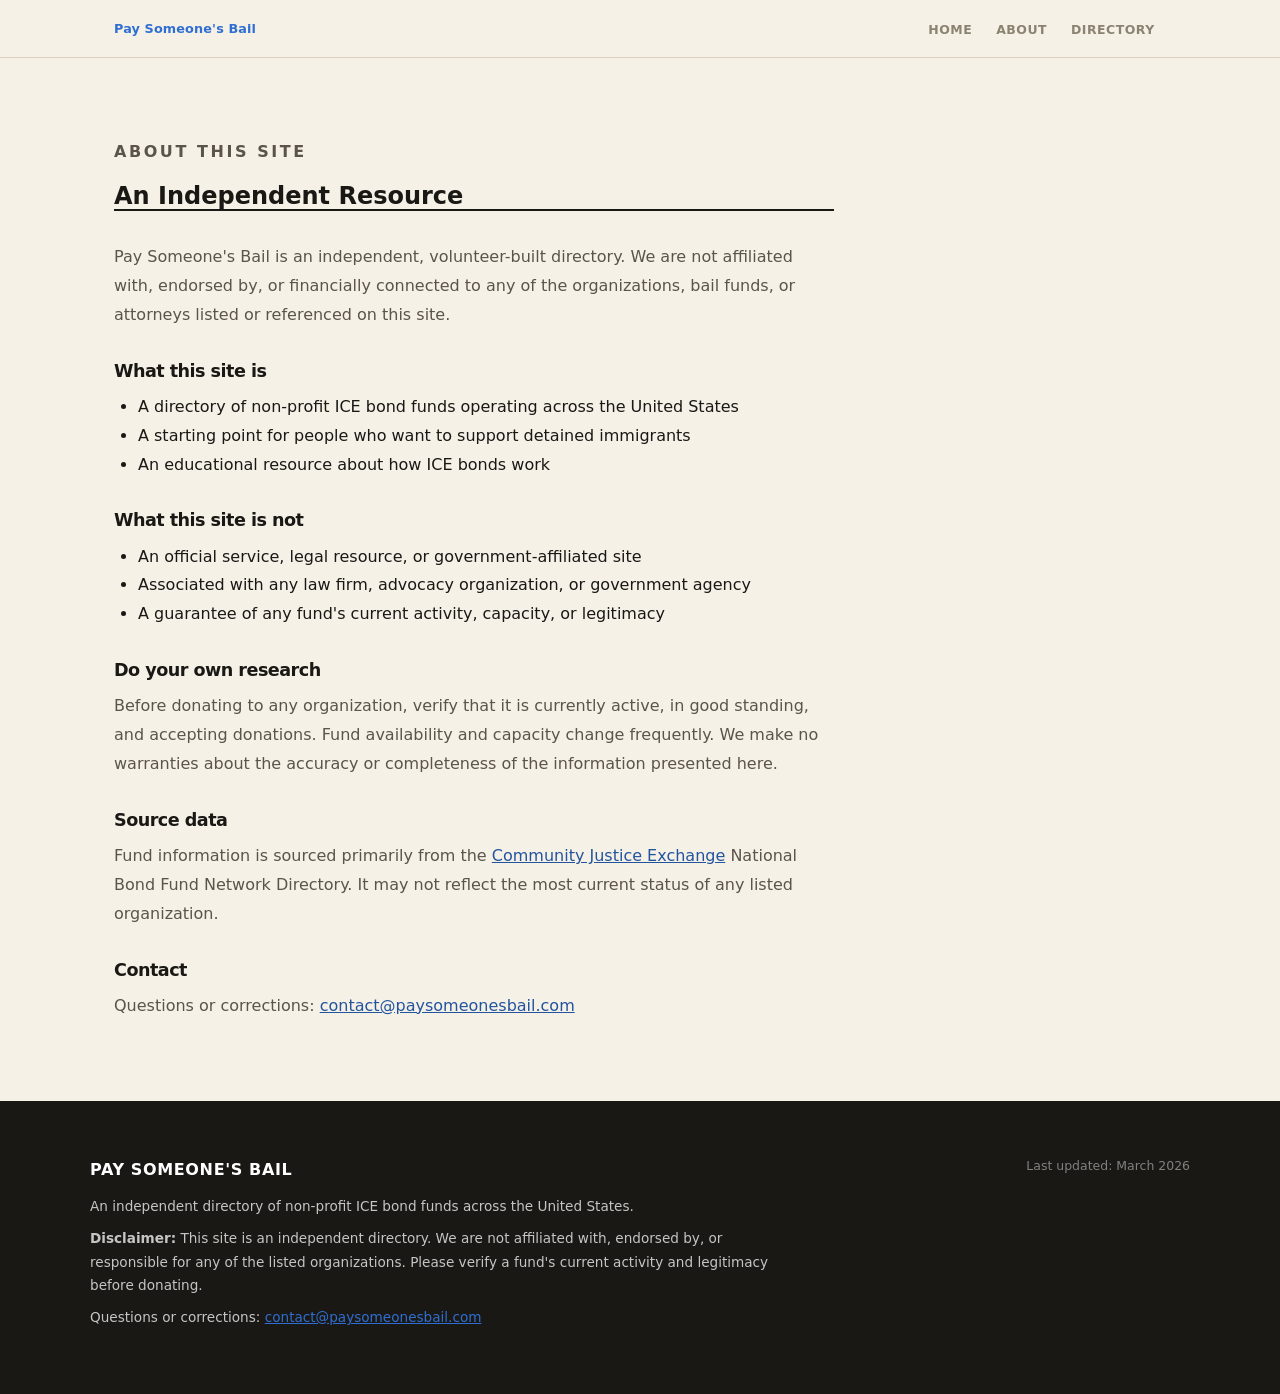
<file: about.html>
<!DOCTYPE html>
<html lang="en">
<head>
  <meta charset="UTF-8" />
  <meta name="viewport" content="width=device-width, initial-scale=1.0" />
  <meta name="description" content="About Pay Someone's Bail — an independent, unaffiliated directory of non-profit ICE bond funds across the United States." />
  <title>About — Pay Someone's Bail</title>
  <link rel="stylesheet" href="styles.css?v=3" />
</head>
<body>

  <a class="skip-link" href="#about">Skip to content</a>

  <nav class="site-nav" aria-label="Site navigation">
    <div class="nav-inner">
      <a href="index.html" class="nav-brand">Pay Someone's Bail</a>

      <button
        class="hamburger"
        aria-label="Toggle navigation menu"
        aria-expanded="false"
        aria-controls="nav-links"
      >
        <span></span>
        <span></span>
        <span></span>
      </button>

      <ul class="nav-links" id="nav-links" role="list">
        <li><a href="index.html">Home</a></li>
        <li><a href="about.html">About</a></li>
        <li><a href="directory.html">Directory</a></li>
      </ul>
    </div>
  </nav>

  <section class="section" id="about" aria-labelledby="about-heading">
    <div class="section-inner" style="max-width: 720px;">
      <p class="section-label">About this site</p>
      <h1 id="about-heading">An Independent Resource</h1>

      <div class="education-body" style="display: block;">
        <p>
          Pay Someone's Bail is an independent, volunteer-built directory. We are not affiliated with,
          endorsed by, or financially connected to any of the organizations, bail funds, or attorneys
          listed or referenced on this site.
        </p>

        <h2 style="margin-top: 2rem; margin-bottom: 0.75rem; font-size: 1.1rem;">What this site is</h2>
        <ul style="padding-left: 1.5rem; line-height: 1.8;">
          <li>A directory of non-profit ICE bond funds operating across the United States</li>
          <li>A starting point for people who want to support detained immigrants</li>
          <li>An educational resource about how ICE bonds work</li>
        </ul>

        <h2 style="margin-top: 2rem; margin-bottom: 0.75rem; font-size: 1.1rem;">What this site is not</h2>
        <ul style="padding-left: 1.5rem; line-height: 1.8;">
          <li>An official service, legal resource, or government-affiliated site</li>
          <li>Associated with any law firm, advocacy organization, or government agency</li>
          <li>A guarantee of any fund's current activity, capacity, or legitimacy</li>
        </ul>

        <h2 style="margin-top: 2rem; margin-bottom: 0.75rem; font-size: 1.1rem;">Do your own research</h2>
        <p>
          Before donating to any organization, verify that it is currently active, in good standing,
          and accepting donations. Fund availability and capacity change frequently. We make no warranties
          about the accuracy or completeness of the information presented here.
        </p>

        <h2 style="margin-top: 2rem; margin-bottom: 0.75rem; font-size: 1.1rem;">Source data</h2>
        <p>
          Fund information is sourced primarily from the
          <a href="https://www.communityjusticeexchange.org" target="_blank" rel="noopener noreferrer">Community Justice Exchange</a>
          National Bond Fund Network Directory. It may not reflect the most current status of any listed organization.
        </p>

        <h2 style="margin-top: 2rem; margin-bottom: 0.75rem; font-size: 1.1rem;">Contact</h2>
        <p>
          Questions or corrections: <a href="mailto:contact@paysomeonesbail.com">contact@paysomeonesbail.com</a>
        </p>
      </div>
    </div>
  </section>

  <footer class="site-footer">
    <div class="footer-inner">
      <div>
        <div class="footer-brand">Pay Someone's Bail</div>
        <p class="footer-text">
          An independent directory of non-profit ICE bond funds across the United States.
        </p>
        <p class="footer-text">
          <strong>Disclaimer:</strong> This site is an independent directory. We are not affiliated with,
          endorsed by, or responsible for any of the listed organizations. Please verify a fund's current
          activity and legitimacy before donating.
        </p>
        <p class="footer-text">
          Questions or corrections: <a href="mailto:contact@paysomeonesbail.com">contact@paysomeonesbail.com</a>
        </p>
      </div>
      <div class="footer-meta">
        <p>Last updated: March 2026</p>
      </div>
    </div>
  </footer>

  <button id="back-to-top" aria-label="Back to top" title="Back to top">&#8679;</button>

  <script src="script.js"></script>
</body>
</html>
</file>
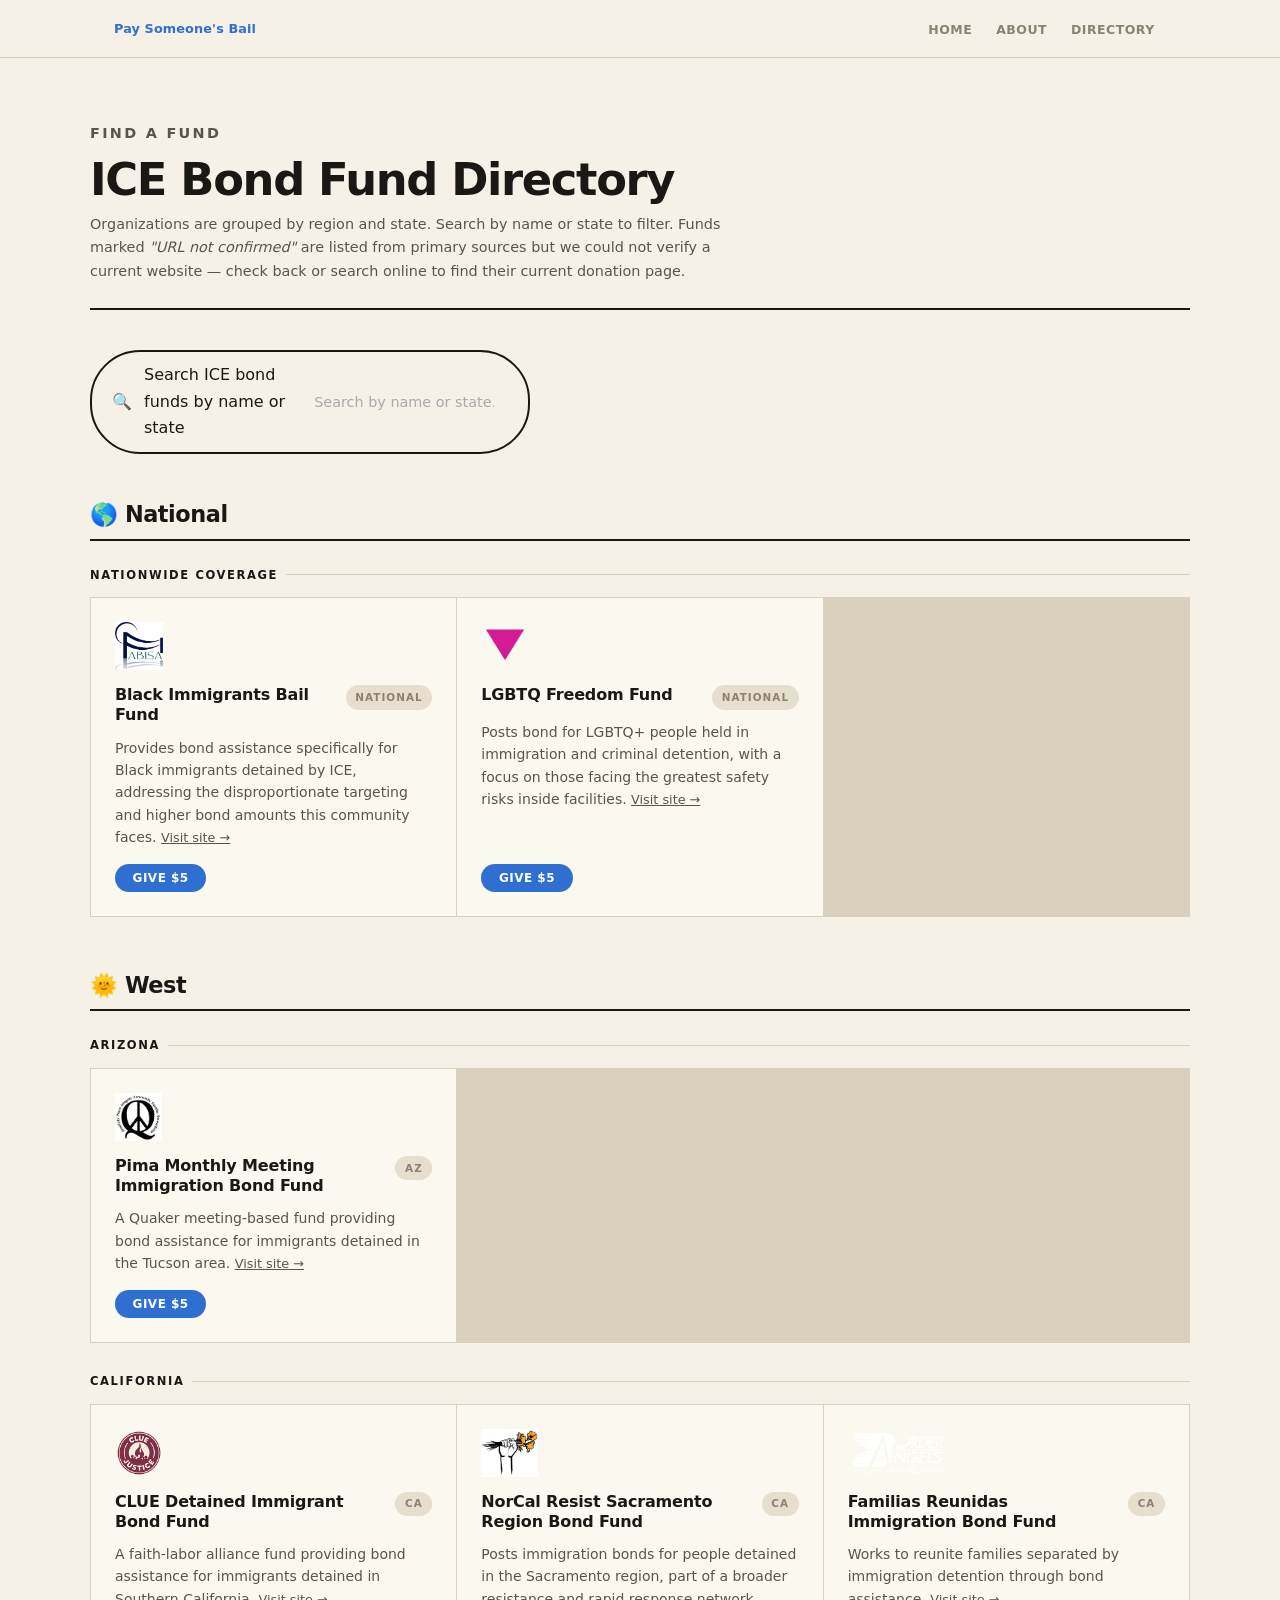
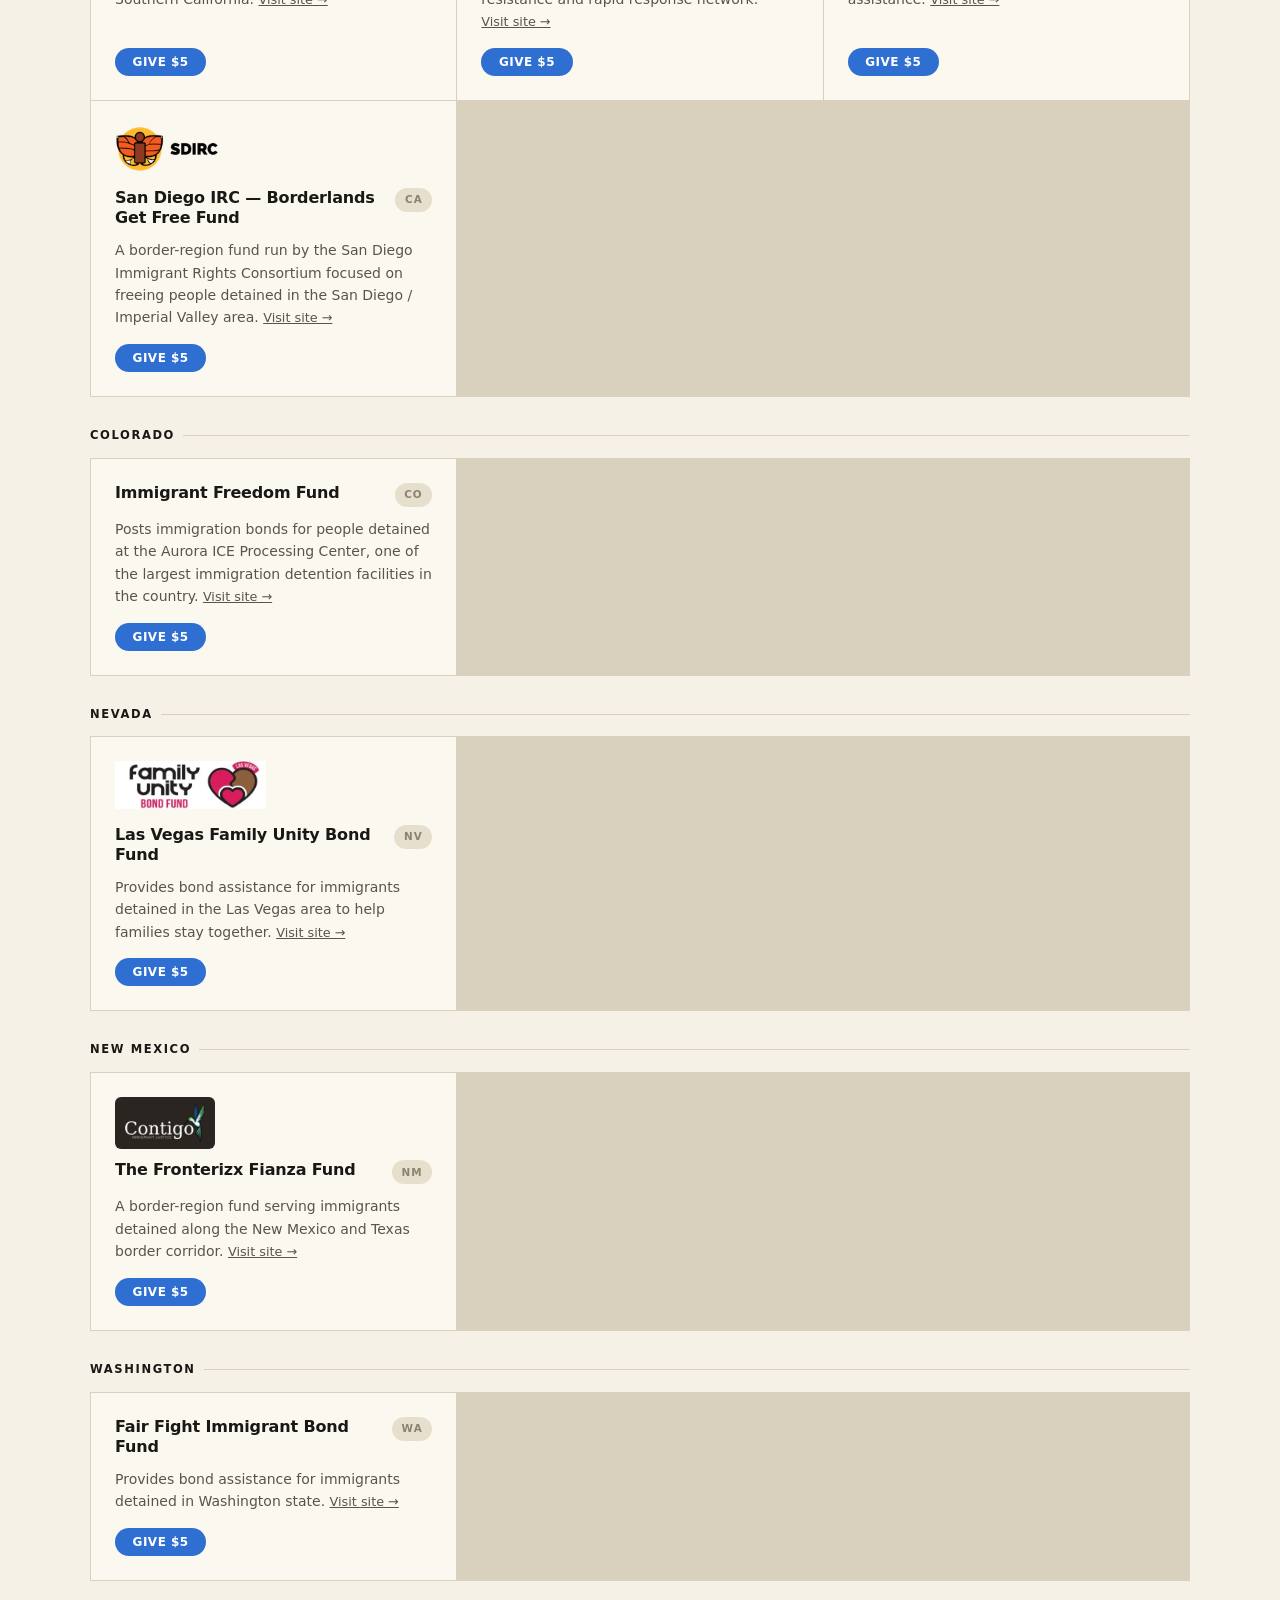
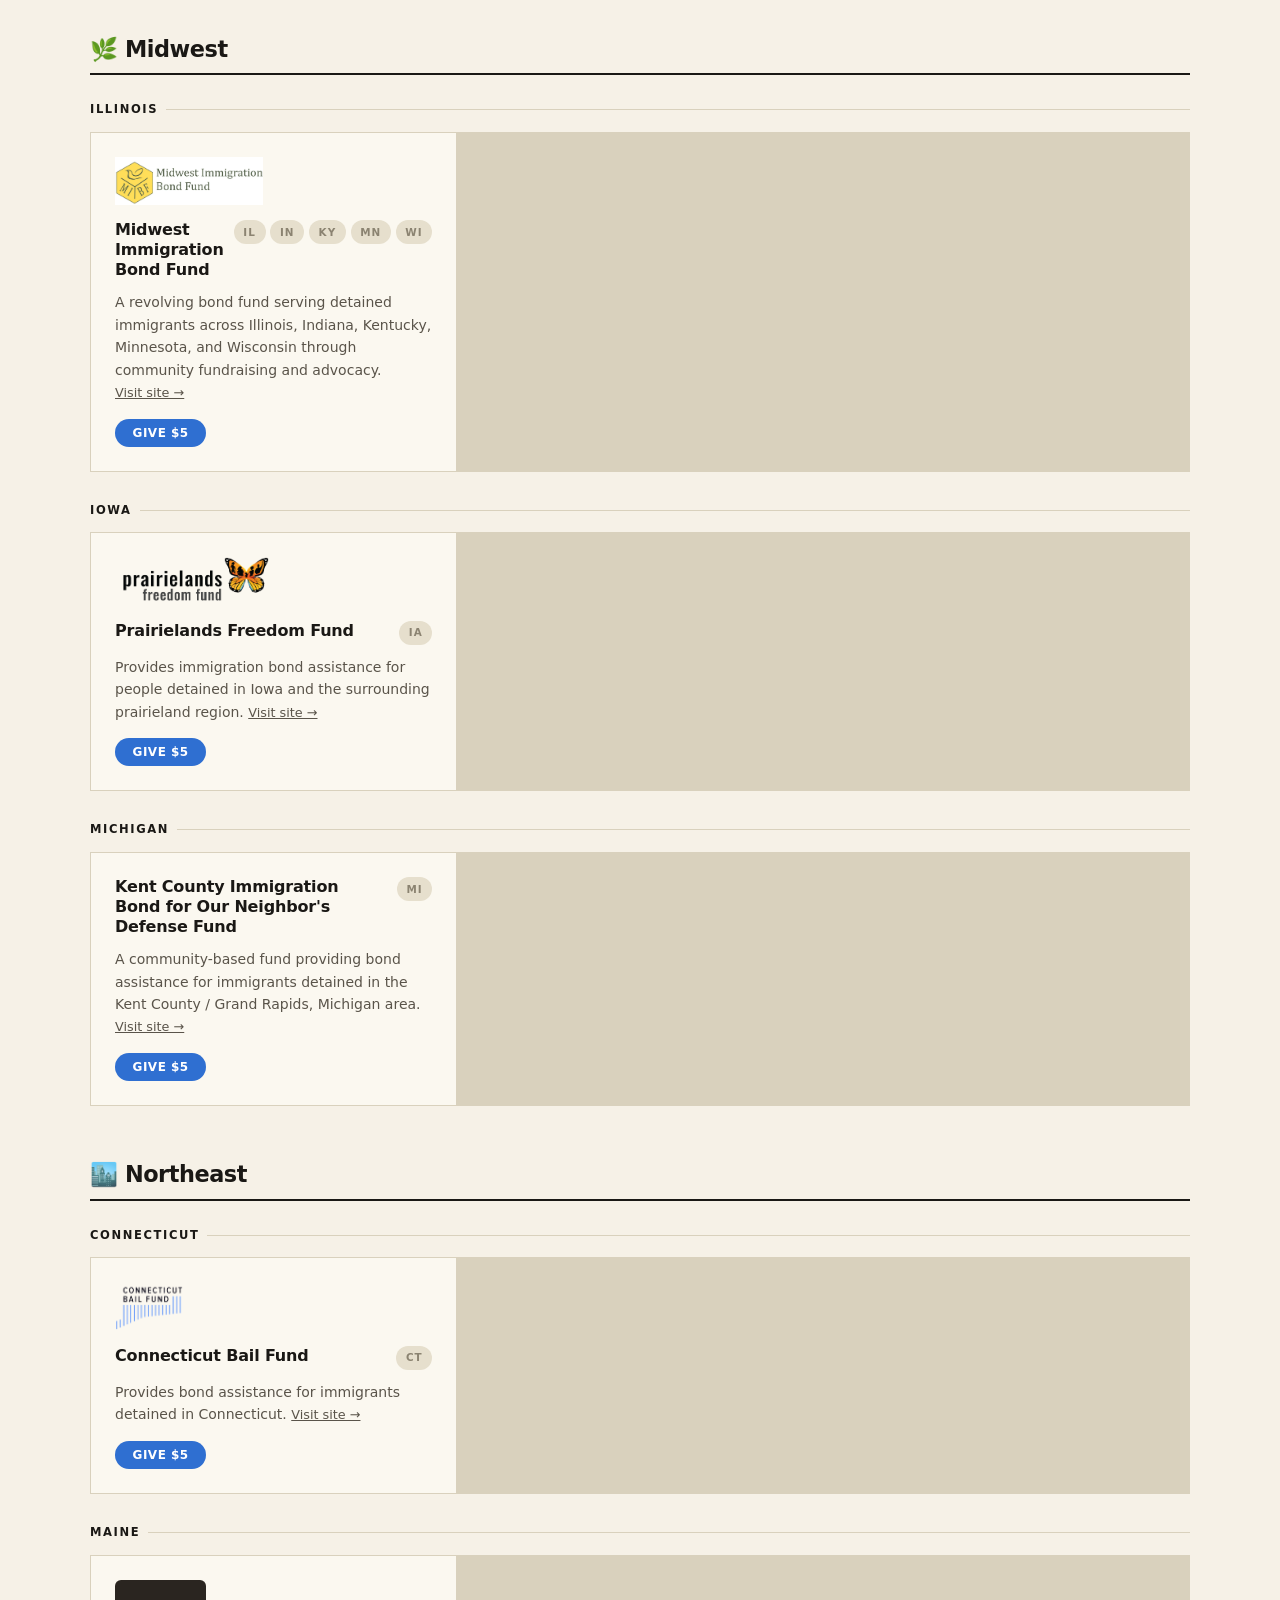
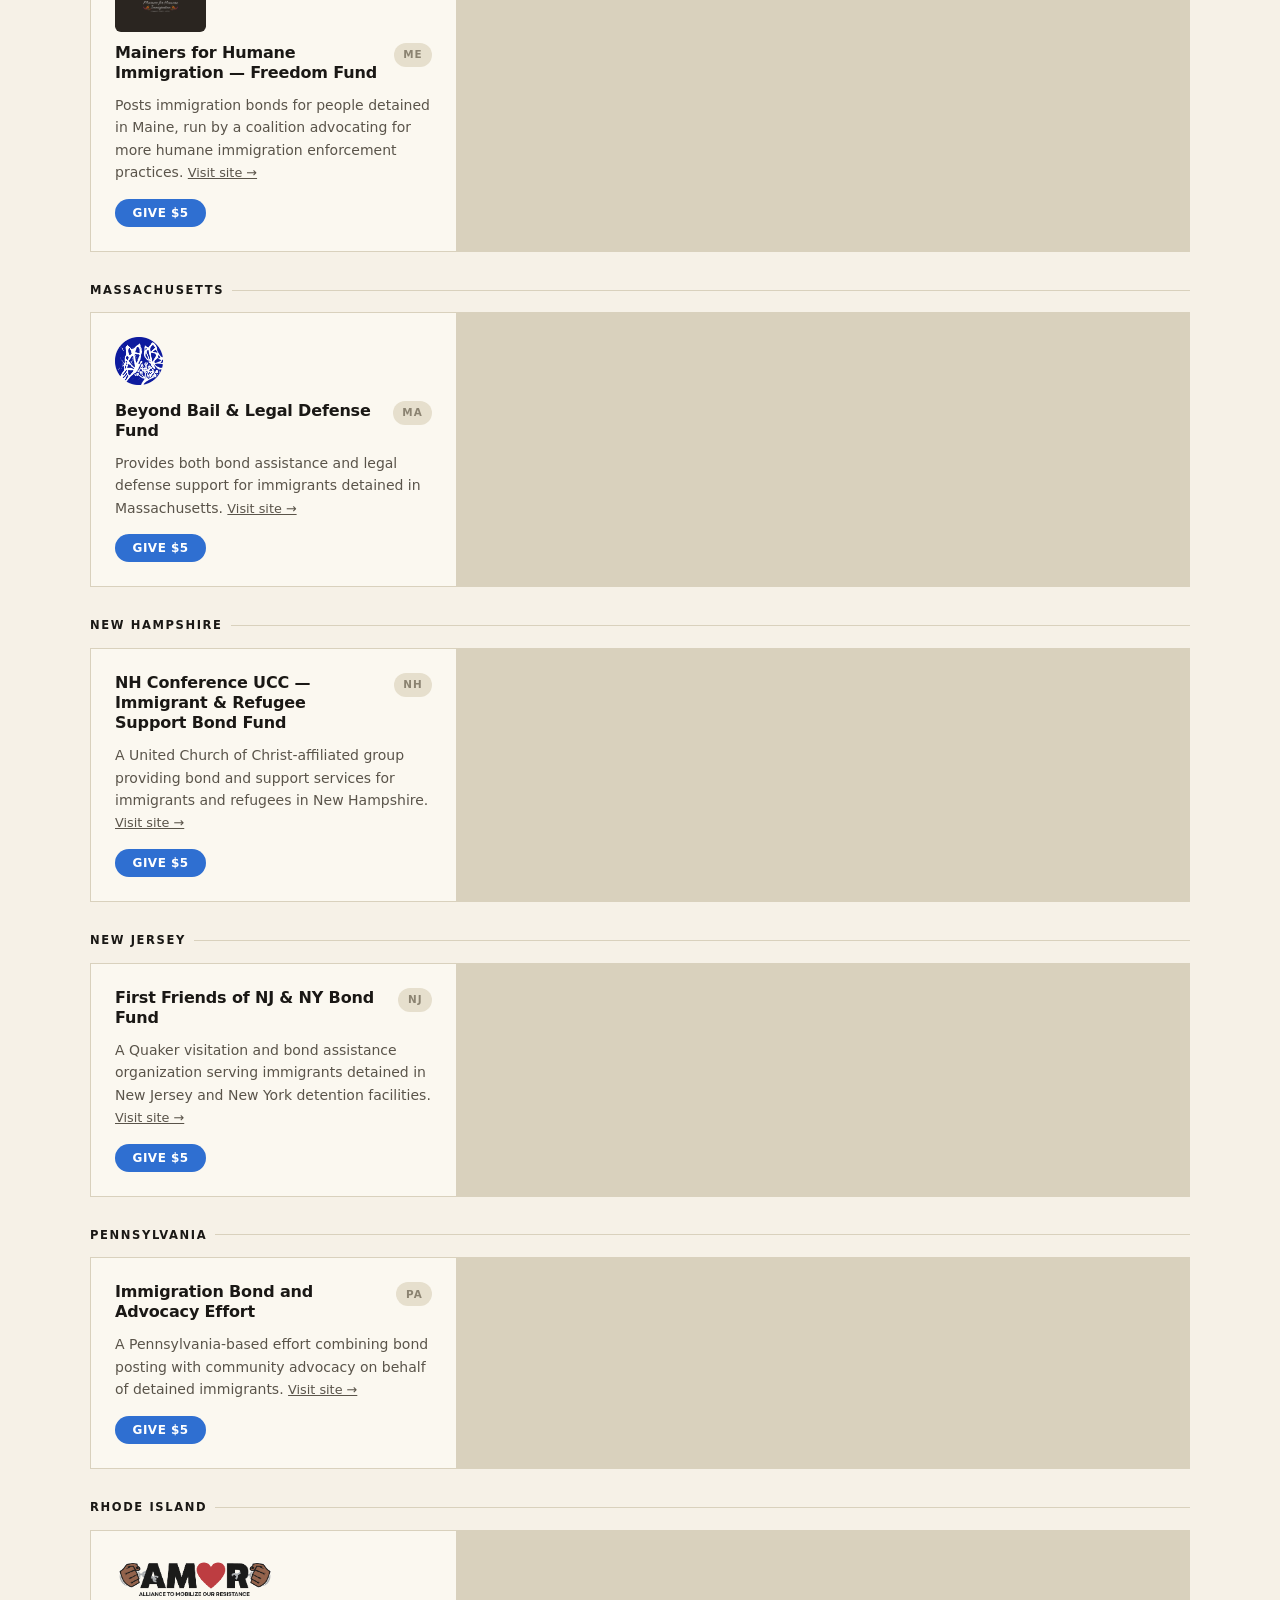
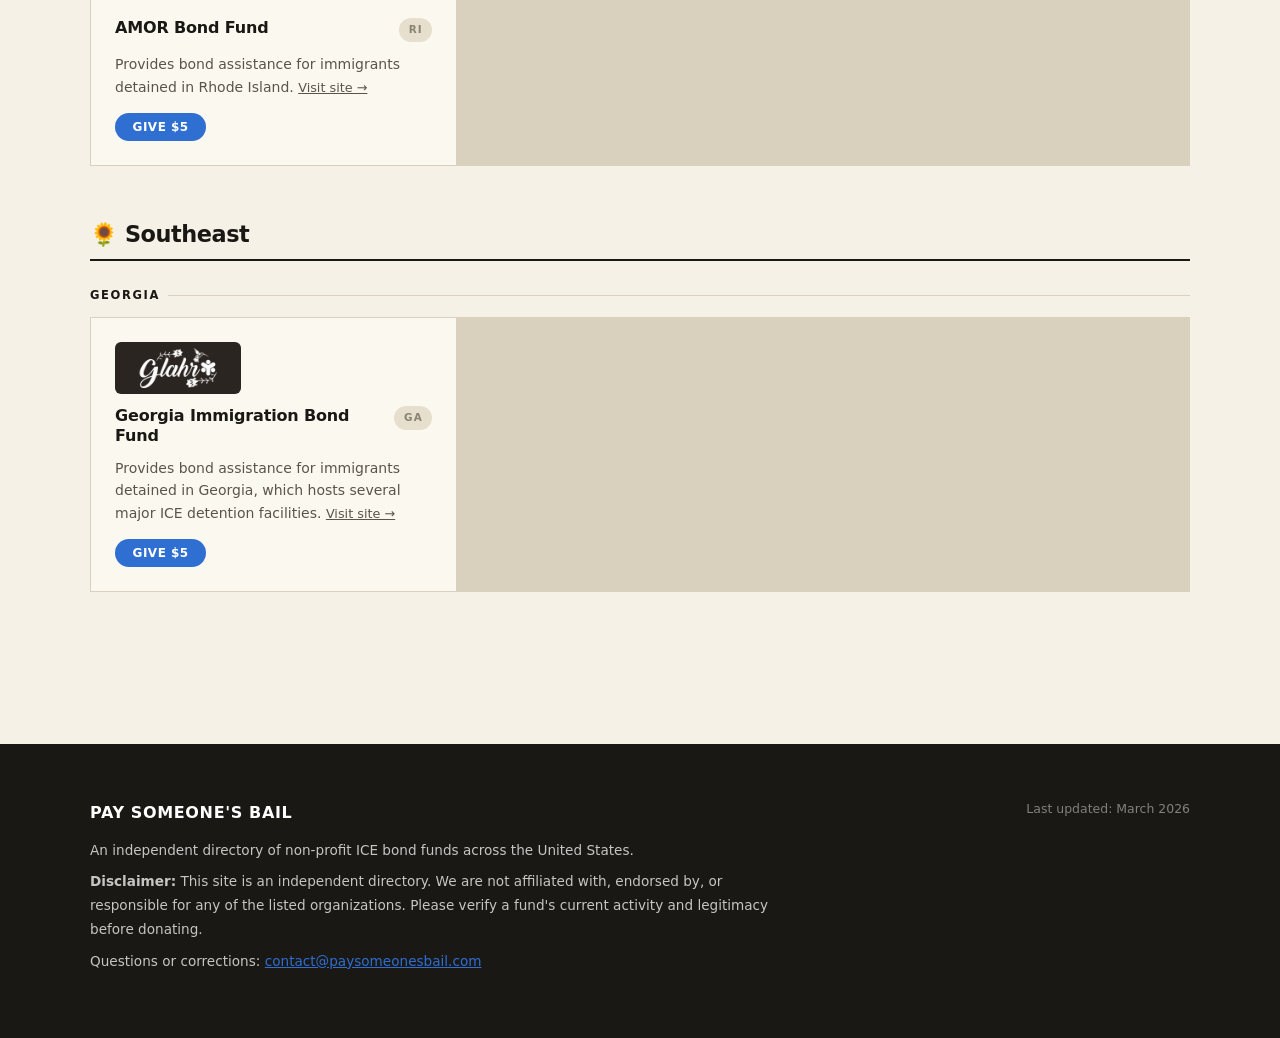
<file: directory.html>
<!DOCTYPE html>
<html lang="en">
<head>
  <meta charset="UTF-8" />
  <meta name="viewport" content="width=device-width, initial-scale=1.0" />
  <meta name="description" content="A searchable directory of non-profit ICE bond funds across the United States, organized by region and state." />
  <title>Directory — Pay Someone's Bail</title>
  <link rel="stylesheet" href="styles.css?v=3" />
</head>
<body>

  <a class="skip-link" href="#directory">Skip to directory</a>

  <nav class="site-nav" aria-label="Site navigation">
    <div class="nav-inner">
      <a href="index.html" class="nav-brand">Pay Someone's Bail</a>

      <button
        class="hamburger"
        aria-label="Toggle navigation menu"
        aria-expanded="false"
        aria-controls="nav-links"
      >
        <span></span>
        <span></span>
        <span></span>
      </button>

      <ul class="nav-links" id="nav-links" role="list">
        <li><a href="index.html">Home</a></li>
        <li><a href="about.html">About</a></li>
        <li><a href="directory.html">Directory</a></li>
      </ul>
    </div>
  </nav>

  <section id="directory" aria-labelledby="directory-heading">
    <div class="directory-inner">

      <div class="directory-header">
        <p class="section-label">Find a Fund</p>
        <h2 id="directory-heading">ICE Bond Fund Directory</h2>
        <p>
          Organizations are grouped by region and state. Search by name or state to filter.
          Funds marked <em>"URL not confirmed"</em> are listed from primary sources but we could not verify
          a current website — check back or search online to find their current donation page.
        </p>
      </div>

      <div class="search-wrap" role="search">
        <span class="search-icon" aria-hidden="true">&#128269;</span>
        <label for="search-input" class="sr-only">Search ICE bond funds by name or state</label>
        <input
          type="search"
          id="search-input"
          placeholder="Search by name or state…"
          autocomplete="off"
          spellcheck="false"
        />
        <button class="search-clear" id="search-clear" aria-label="Clear search" tabindex="-1">&times;</button>
      </div>

      <p id="no-results" role="status" aria-live="polite">
        No funds matched your search. Try a different name or state.
      </p>

      <div id="fund-directory-root"></div>

    </div>
  </section>

  <footer class="site-footer">
    <div class="footer-inner">
      <div>
        <div class="footer-brand">Pay Someone's Bail</div>
        <p class="footer-text">
          An independent directory of non-profit ICE bond funds across the United States.
        </p>
        <p class="footer-text">
          <strong>Disclaimer:</strong> This site is an independent directory. We are not affiliated with,
          endorsed by, or responsible for any of the listed organizations. Please verify a fund's current
          activity and legitimacy before donating.
        </p>
        <p class="footer-text">
          Questions or corrections: <a href="mailto:contact@paysomeonesbail.com">contact@paysomeonesbail.com</a>
        </p>
      </div>
      <div class="footer-meta">
        <p>Last updated: March 2026</p>
      </div>
    </div>
  </footer>

  <button id="back-to-top" aria-label="Back to top" title="Back to top">&#8679;</button>

  <script src="script.js"></script>
</body>
</html>
</file>
<file: styles.css>
/* ============================================================
   DESIGN TOKENS
   ============================================================ */
:root {
  --color-nav:        #1A1815;
  --color-accent:     #2F6FD1;
  --color-accent-dark:#22549E;
  --color-bg:         #F6F1E7;
  --color-bg-alt:     #EFE8D8;
  --color-bg-grid:    #F6F1E7;
  --color-card:       #FBF8F0;
  --color-text:       #1A1815;
  --color-text-muted: #5A544A;
  --color-tag-bg:     #1A1815;
  --color-tag-text:   #ffffff;
  --color-border:     #D9D1BD;

  --font-sans:  'Inter', system-ui, -apple-system, 'Segoe UI', sans-serif;

  --radius: 6px;
  --shadow: 0 1px 4px rgba(0,0,0,0.07), 0 2px 12px rgba(0,0,0,0.04);
  --shadow-hover: 0 4px 20px rgba(0,0,0,0.12);

  --nav-height: 58px;
  --max-width: 1100px;
}

/* ============================================================
   RESET & BASE
   ============================================================ */
*, *::before, *::after { box-sizing: border-box; margin: 0; padding: 0; }

html { scroll-behavior: smooth; font-size: 16px; }

body {
  font-family: var(--font-sans);
  background: var(--color-bg);
  color: var(--color-text);
  line-height: 1.65;
}

img { max-width: 100%; display: block; }

a {
  color: var(--color-accent-dark);
  text-decoration: underline;
}
a:hover { color: var(--color-nav); }

h1, h2, h3, h4 {
  font-family: var(--font-sans);
  line-height: 1.1;
  color: var(--color-text);
}

/* ============================================================
   SKIP LINK (ACCESSIBILITY)
   ============================================================ */
.skip-link {
  position: absolute;
  top: -100%;
  left: 1rem;
  background: var(--color-nav);
  color: #fff;
  padding: 0.5rem 1rem;
  border-radius: var(--radius);
  font-weight: 600;
  z-index: 9999;
  text-decoration: none;
}
.skip-link:focus { top: 1rem; }

/* ============================================================
   NAV
   ============================================================ */
.site-nav {
  position: sticky;
  top: 0;
  z-index: 100;
  background: #F6F1E7;
  height: var(--nav-height);
  display: flex;
  align-items: center;
  border-bottom: 1px solid #D9D1BD;
}

.nav-inner {
  max-width: var(--max-width);
  margin: 0 auto;
  padding: 0 1.5rem;
  width: 100%;
  display: flex;
  align-items: center;
  justify-content: space-between;
  gap: 1rem;
}

.nav-brand {
  color: var(--color-accent);
  font-family: var(--font-sans);
  font-size: 0.8rem;
  font-weight: 600;
  text-decoration: none;
  white-space: nowrap;
  flex-shrink: 0;
  letter-spacing: 0.01em;
  text-transform: none;
}
.nav-brand:hover { color: var(--color-accent); }

.nav-links {
  display: flex;
  list-style: none;
  gap: 0.1rem;
  flex-wrap: nowrap;
}

.nav-links a {
  color: #8B8371;
  text-decoration: none;
  font-size: 0.78rem;
  font-weight: 600;
  padding: 0.35rem 0.7rem;
  border-radius: 3px;
  transition: background 0.15s, color 0.15s;
  white-space: nowrap;
  text-transform: uppercase;
  letter-spacing: 0.04em;
}
.nav-links a:hover,
.nav-links a.active {
  background: rgba(47,111,209,0.1);
  color: var(--color-accent);
}

.hamburger {
  display: none;
  flex-direction: column;
  justify-content: center;
  align-items: center;
  gap: 5px;
  background: none;
  border: none;
  cursor: pointer;
  padding: 0.5rem;
  border-radius: 4px;
}
.hamburger span {
  display: block;
  width: 22px;
  height: 2px;
  background: #1A1815;
  border-radius: 2px;
  transition: transform 0.25s, opacity 0.25s;
}
.hamburger[aria-expanded="true"] span:nth-child(1) {
  transform: translateY(7px) rotate(45deg);
}
.hamburger[aria-expanded="true"] span:nth-child(2) {
  opacity: 0;
}
.hamburger[aria-expanded="true"] span:nth-child(3) {
  transform: translateY(-7px) rotate(-45deg);
}

/* ============================================================
   HERO
   ============================================================ */

.hero {
  background-color: #F6F1E7;
  color: var(--color-text);
  padding: 5.5rem 1.5rem 5rem;
  text-align: left;
  border-bottom: 1px solid var(--color-border);
}

/* ── Hero rotating headline ── */
.hero-headline {
  margin-bottom: 2rem;
  max-width: 860px;
}

.hero-line-lead {
  font-size: clamp(2.4rem, 5.5vw, 5rem);
  font-weight: 900;
  color: #1A1815;
  letter-spacing: -0.035em;
  line-height: 1.0;
}

.hero-place-wrap {
  line-height: 1.1;
  margin-top: 0.05em;
}

.hero-place {
  background: var(--color-accent);
  color: #fff;
  padding: 0 0.14em;
  border-radius: 4px;
  font-size: clamp(2.4rem, 5.5vw, 5rem);
  font-weight: 900;
  letter-spacing: -0.035em;
  display: inline;
  transition: opacity 0.25s, transform 0.25s;
}

.hero-line-too {
  font-size: clamp(2.4rem, 5.5vw, 5rem);
  font-weight: 900;
  color: #1A1815;
  letter-spacing: -0.035em;
  line-height: 1.1;
  margin-top: 0.2em;
}

.hero-too-accent {
  border-bottom: 4px solid var(--color-accent);
  padding-bottom: 2px;
}

.hero-inner {
  max-width: var(--max-width);
  margin: 0 auto;
}

.hero .intro {
  font-size: 1rem;
  color: var(--color-text-muted);
  max-width: 620px;
  margin-bottom: 2.5rem;
  line-height: 1.8;
}

.hero-cta {
  display: inline-block;
  background: var(--color-accent);
  color: #fff;
  font-weight: 800;
  font-size: 0.9rem;
  padding: 0.85rem 2.25rem;
  border-radius: 50px;
  text-decoration: none;
  transition: background 0.2s, transform 0.15s;
  text-transform: uppercase;
  letter-spacing: 0.06em;
}
.hero-cta:hover {
  background: var(--color-accent-dark);
  color: #fff;
  transform: translateY(-2px);
}

/* ============================================================
   SECTION LABEL (overline)
   ============================================================ */
.section-label {
  font-size: 0.7rem;
  font-weight: 800;
  letter-spacing: 0.16em;
  text-transform: uppercase;
  color: var(--color-accent);
  margin-bottom: 0.6rem;
  display: block;
}

/* ============================================================
   CONTENT SECTIONS
   ============================================================ */
.section {
  padding: 5rem 1.5rem;
  max-width: var(--max-width);
  margin: 0 auto;
}

.section-alt {
  background-color: #EFE8D8;
  background-image:
    linear-gradient(rgba(0,0,0,0.03) 1px, transparent 1px),
    linear-gradient(90deg, rgba(0,0,0,0.03) 1px, transparent 1px);
  background-size: 32px 32px;
  padding: 5rem 1.5rem;
  border-top: 1px solid var(--color-border);
  border-bottom: 1px solid var(--color-border);
}
.section-alt .section-inner {
  max-width: var(--max-width);
  margin: 0 auto;
}

.section h2 {
  font-size: clamp(1.8rem, 3.5vw, 2.8rem);
  margin-bottom: 1.75rem;
  color: #1A1815;
  font-weight: 900;
  letter-spacing: -0.03em;
}
.section-alt .section-inner h2 {
  font-size: clamp(1.8rem, 3.5vw, 2.8rem);
  margin-bottom: 1.75rem;
  color: #1A1815;
  font-weight: 900;
  letter-spacing: -0.03em;
}

.section p {
  font-size: 1rem;
  line-height: 1.8;
  color: var(--color-text-muted);
  max-width: 720px;
  margin-bottom: 1rem;
}
.section p:last-child { margin-bottom: 0; }

/* Education section two-column on desktop */
.education-body {
  display: grid;
  grid-template-columns: 1fr 1fr;
  gap: 3rem;
  border-top: 2px solid #1A1815;
  padding-top: 2rem;
}
.education-body p { max-width: none; }

/* ============================================================
   WHY DONATE — CARD GRID
   ============================================================ */
.why-grid {
  display: grid;
  grid-template-columns: repeat(3, 1fr);
  gap: 1px;
  margin-top: 2.5rem;
  border: 1px solid var(--color-border);
  background: var(--color-border);
}

.why-card {
  background: var(--color-card);
  padding: 2rem 1.5rem;
  text-align: left;
}

.why-icon {
  font-size: 1.5rem;
  margin-bottom: 1rem;
  line-height: 1;
}

.why-card h3 {
  font-size: 1rem;
  font-family: var(--font-sans);
  font-weight: 800;
  margin-bottom: 0.6rem;
  color: #1A1815;
  letter-spacing: -0.01em;
}

.why-card p {
  font-size: 0.88rem;
  color: var(--color-text-muted);
  line-height: 1.6;
  max-width: none;
  margin: 0;
}

@media (max-width: 900px) {
  .why-grid { grid-template-columns: 1fr; }
}

/* ============================================================
   DIRECTORY SECTION
   ============================================================ */
#directory {
  background: var(--color-bg);
  padding: 4rem 1.5rem 6rem;
}

.directory-inner {
  max-width: var(--max-width);
  margin: 0 auto;
}

.directory-header {
  margin-bottom: 2.5rem;
  border-bottom: 2px solid #1A1815;
  padding-bottom: 1.5rem;
}

.directory-header h2 {
  font-size: clamp(1.8rem, 3.5vw, 2.8rem);
  color: #1A1815;
  margin-bottom: 0.5rem;
  font-weight: 900;
  letter-spacing: -0.03em;
}

.directory-header p {
  color: var(--color-text-muted);
  font-size: 0.9rem;
  max-width: 640px;
}

/* Search */
.search-wrap {
  display: flex;
  align-items: center;
  gap: 0.75rem;
  background: var(--color-bg);
  border: 2px solid #1A1815;
  border-radius: 50px;
  padding: 0.65rem 1.25rem;
  max-width: 440px;
  margin-bottom: 3rem;
  transition: border-color 0.2s;
}
.search-wrap:focus-within { border-color: var(--color-accent); }

.search-icon {
  color: var(--color-text-muted);
  font-size: 1rem;
  flex-shrink: 0;
}

#search-input {
  border: none;
  outline: none;
  background: transparent;
  font-size: 0.9rem;
  color: var(--color-text);
  width: 100%;
  font-family: var(--font-sans);
  font-weight: 500;
}
#search-input::placeholder { color: #aaa; }

.search-clear {
  background: none;
  border: none;
  cursor: pointer;
  color: var(--color-text-muted);
  font-size: 1rem;
  padding: 0;
  display: none;
  line-height: 1;
}
.search-clear:hover { color: var(--color-nav); }

/* No results */
#no-results {
  display: none;
  text-align: center;
  padding: 3rem 1rem;
  color: var(--color-text-muted);
  font-size: 1rem;
}

/* Region sections */
.region-section {
  margin-bottom: 3.5rem;
}

.region-header {
  display: flex;
  align-items: center;
  justify-content: space-between;
  gap: 1rem;
  border-bottom: 2px solid #1A1815;
  padding-bottom: 0.75rem;
  margin-bottom: 1.75rem;
  cursor: pointer;
}

.region-header h2 {
  font-size: 1.4rem;
  color: #1A1815;
  font-weight: 900;
  letter-spacing: -0.02em;
}

.region-toggle {
  background: #1A1815;
  border: none;
  border-radius: 50%;
  width: 30px;
  height: 30px;
  display: none;
  align-items: center;
  justify-content: center;
  cursor: pointer;
  font-size: 0.75rem;
  color: #fff;
  flex-shrink: 0;
  transition: transform 0.2s;
}
.region-toggle[aria-expanded="false"] {
  transform: rotate(-90deg);
}

.region-body { /* always visible on desktop */ }

/* State subgroups */
.state-group {
  margin-bottom: 2rem;
}

.state-group h3 {
  font-size: 0.72rem;
  font-family: var(--font-sans);
  font-weight: 800;
  letter-spacing: 0.14em;
  text-transform: uppercase;
  color: #1A1815;
  margin-bottom: 1rem;
  padding-left: 0;
  display: flex;
  align-items: center;
  gap: 0.5rem;
}
.state-group h3::after {
  content: '';
  flex: 1;
  height: 1px;
  background: var(--color-border);
}

/* Fund cards grid */
.fund-grid {
  display: grid;
  grid-template-columns: repeat(auto-fill, minmax(280px, 1fr));
  gap: 1px;
  background: var(--color-border);
  border: 1px solid var(--color-border);
}

/* Fund card */
.fund-card {
  background: var(--color-card);
  padding: 1.5rem;
  display: flex;
  flex-direction: column;
  gap: 0.7rem;
  transition: background 0.15s;
}
.fund-card:hover {
  background: #EFE8D8;
}

.fund-card[data-url-status="unconfirmed"] {
  background: #F0EBD8;
}

.fund-name {
  font-size: 1rem;
  font-weight: 800;
  color: #1A1815;
  line-height: 1.25;
  font-family: var(--font-sans);
  letter-spacing: -0.01em;
  flex: 1;
  min-width: 0;
}

.fund-card-header {
  display: flex;
  justify-content: space-between;
  align-items: flex-start;
  gap: 0.75rem;
}

.fund-tags {
  display: flex;
  flex-wrap: wrap;
  gap: 0.3rem;
  justify-content: flex-end;
  flex-shrink: 0;
}

.fund-tag {
  display: inline-block;
  background: #E6DFCD;
  color: #8B8371;
  font-size: 0.65rem;
  font-weight: 800;
  letter-spacing: 0.1em;
  text-transform: uppercase;
  padding: 0.22rem 0.6rem;
  border-radius: 50px;
  width: fit-content;
}

.fund-desc-link {
  color: var(--color-text-muted);
  font-size: 0.8rem;
  white-space: nowrap;
}
.fund-desc-link:hover {
  color: #1A1815;
}

.fund-desc {
  font-size: 0.875rem;
  color: var(--color-text-muted);
  line-height: 1.6;
  flex: 1;
}

.fund-notice {
  font-size: 0.78rem;
  color: #999;
  font-style: italic;
}

.fund-actions {
  display: flex;
  flex-wrap: wrap;
  gap: 0.5rem;
  margin-top: 0.25rem;
}

.btn {
  display: inline-block;
  font-size: 0.75rem;
  font-weight: 800;
  padding: 0.5rem 1.1rem;
  border-radius: 50px;
  text-decoration: none;
  transition: background 0.15s, transform 0.1s;
  cursor: pointer;
  border: none;
  line-height: 1;
  letter-spacing: 0.04em;
  text-transform: uppercase;
}
.btn:hover { transform: translateY(-1px); }

.btn-donate {
  background: var(--color-accent);
  color: #fff;
}
.btn-donate:hover { background: var(--color-accent-dark); color: #fff; }


.btn-search {
  background: #EFE8D8;
  color: #5A544A;
  border: 1px solid var(--color-border);
  font-weight: 700;
}
.btn-search:hover { background: #E6DFCD; color: #1A1815; }

/* ============================================================
   FOOTER
   ============================================================ */
.site-footer {
  background: #1A1815;
  color: rgba(255,255,255,0.75);
  padding: 3.5rem 1.5rem;
  margin-top: 0;
}

.footer-inner {
  max-width: var(--max-width);
  margin: 0 auto;
  display: grid;
  grid-template-columns: 2fr 1fr;
  gap: 2rem;
}

.footer-brand {
  font-family: var(--font-sans);
  font-size: 1rem;
  color: #fff;
  margin-bottom: 0.75rem;
  font-weight: 900;
  text-transform: uppercase;
  letter-spacing: 0.04em;
}

.footer-text {
  font-size: 0.85rem;
  line-height: 1.75;
  margin-bottom: 0.5rem;
}
.footer-text a {
  color: var(--color-accent);
}
.footer-text a:hover { color: #fff; }

.footer-meta {
  font-size: 0.78rem;
  text-align: right;
}
.footer-meta p { margin-bottom: 0.4rem; line-height: 1.5; color: rgba(255,255,255,0.45); }
.footer-meta a { color: rgba(255,255,255,0.6); }
.footer-meta a:hover { color: #fff; }

/* ============================================================
   BACK TO TOP
   ============================================================ */
#back-to-top {
  position: fixed;
  bottom: 2rem;
  right: 1.5rem;
  background: #1A1815;
  color: #fff;
  border: none;
  border-radius: 50%;
  width: 44px;
  height: 44px;
  font-size: 1.1rem;
  cursor: pointer;
  box-shadow: 0 4px 16px rgba(0,0,0,0.3);
  display: flex;
  align-items: center;
  justify-content: center;
  opacity: 0;
  pointer-events: none;
  transition: opacity 0.25s, transform 0.2s, background 0.15s;
  z-index: 50;
}
#back-to-top.visible {
  opacity: 1;
  pointer-events: auto;
}
#back-to-top:hover {
  background: var(--color-accent);
  transform: translateY(-3px);
}

/* ============================================================
   RESPONSIVE — TABLET
   ============================================================ */
@media (max-width: 900px) {
  .education-body {
    grid-template-columns: 1fr;
    gap: 1.5rem;
  }
  .footer-inner {
    grid-template-columns: 1fr;
  }
  .footer-meta { text-align: left; }
}

/* ============================================================
   RESPONSIVE — MOBILE
   ============================================================ */
@media (max-width: 640px) {
  /* Nav */
  .hamburger { display: flex; }

  .nav-links {
    display: none;
    position: absolute;
    top: var(--nav-height);
    left: 0;
    right: 0;
    background: #F6F1E7;
    flex-direction: column;
    padding: 0.75rem 1rem 1rem;
    gap: 0.1rem;
    box-shadow: 0 4px 12px rgba(0,0,0,0.15);
    border-bottom: 1px solid #D9D1BD;
  }
  .nav-links.open { display: flex; }
  .nav-links a {
    font-size: 0.85rem;
    padding: 0.65rem 0.75rem;
  }

  .site-nav { position: sticky; }

  /* Hero */
  .hero { padding: 3.5rem 1.25rem 3rem; text-align: left; }

  /* Sections */
  .section { padding: 3rem 1.25rem; }
  .section-alt { padding: 3rem 1.25rem; }
  #directory { padding: 2.5rem 1.25rem 3.5rem; }

  /* Region toggle visible */
  .region-toggle { display: flex; }
  .region-body.collapsed { display: none; }

  /* Fund grid single col on narrow */
  .fund-grid { grid-template-columns: 1fr; }

  /* Footer */
  .site-footer { padding: 2.5rem 1.25rem; }
}


/* ============================================================
   HIDDEN (search filter utility)
   ============================================================ */
.hidden { display: none !important; }

/* ============================================================
   FINDER — Quick Match
   ============================================================ */
#finder {
  background-color: #EFE8D8;
  padding: 5rem 1.5rem;
  border-top: 1px solid var(--color-border);
  border-bottom: 1px solid var(--color-border);
  text-align: center;
}
.qm-inner { max-width: var(--max-width); margin: 0 auto; }

.qm-heading {
  font-size: clamp(1.8rem, 3.5vw, 2.8rem);
  font-weight: 900; letter-spacing: -0.03em;
  color: #1A1815; margin-bottom: 2rem; line-height: 1.1;
}
.qm-heading .qm-accent { color: var(--color-accent); }

.qm-actions {
  display: flex; gap: 1rem; flex-wrap: wrap;
  justify-content: center; margin-bottom: 0;
}
.qm-btn {
  display: inline-flex; align-items: center; gap: 0.5rem;
  font-family: var(--font-sans); font-weight: 800;
  font-size: 0.88rem; letter-spacing: 0.04em; text-transform: uppercase;
  border-radius: 50px; cursor: pointer;
  transition: background 0.15s, color 0.15s, transform 0.12s;
  min-height: 52px; padding: 0 2rem;
  border: 2px solid transparent;
}
.qm-btn:hover { transform: translateY(-2px); }
.qm-btn--primary {
  background: var(--color-accent); color: #fff; border-color: var(--color-accent);
}
.qm-btn--primary:hover { background: var(--color-accent-dark); border-color: var(--color-accent-dark); }
.qm-btn--secondary {
  background: transparent; color: #1A1815; border-color: #1A1815;
}
.qm-btn--secondary:hover { background: #1A1815; color: #fff; }

.qm-result-wrap { margin-top: 2.5rem; display: none; }
.qm-result-wrap.visible { display: block; }

.qm-card {
  background: #FBF8F0; border: 2px solid #1A1815;
  border-radius: var(--radius); padding: 1.75rem;
  display: flex; flex-direction: column; gap: 0.75rem;
  max-width: 520px; margin: 0 auto; text-align: left;
  box-shadow: var(--shadow);
}
.qm-fund-name { font-size: 1rem; font-weight: 800; color: #1A1815; line-height: 1.25; letter-spacing: -0.01em; flex: 1; min-width: 0; }
.qm-fund-tag {
  display: inline-block; background: #1A1815; color: #fff;
  font-size: 0.65rem; font-weight: 800; letter-spacing: 0.1em;
  text-transform: uppercase; padding: 0.22rem 0.6rem;
  border-radius: 50px; width: fit-content;
}
.qm-fund-desc { font-size: 0.875rem; color: var(--color-text-muted); line-height: 1.6; }
.qm-fund-actions { display: flex; flex-wrap: wrap; gap: 0.5rem; margin-top: 0.25rem; }

.qm-pick-another-wrap { margin-top: 1.1rem; }
.qm-pick-another-btn {
  background: none; border: none; cursor: pointer;
  font-family: var(--font-sans); font-size: 0.82rem; font-weight: 700;
  color: var(--color-text-muted); letter-spacing: 0.02em;
  text-decoration: underline; padding: 0;
  transition: color 0.15s;
}
.qm-pick-another-btn:hover { color: #1A1815; }

.qm-context-note {
  font-size: 0.82rem; color: var(--color-text-muted); line-height: 1.6;
  margin-bottom: 1.25rem; max-width: 520px; margin-left: auto; margin-right: auto;
  text-align: left;
  background: #EBE4D4; border-left: 3px solid var(--color-accent);
  padding: 0.75rem 1rem; border-radius: 0 var(--radius) var(--radius) 0;
}

/* ============================================================
   RECENT ICE ACTIVITY SECTION
   ============================================================ */
#ice-activity {
  background: var(--color-bg);
  padding: 5rem 1.5rem 5.5rem;
  border-top: 1px solid var(--color-border);
  border-bottom: 1px solid var(--color-border);
}

.ice-activity-inner {
  max-width: var(--max-width);
  margin: 0 auto;
}

.ice-activity-inner h2 {
  font-size: clamp(1.8rem, 3.5vw, 2.8rem);
  font-weight: 900;
  letter-spacing: -0.03em;
  color: #1A1815;
  margin-bottom: 0.4rem;
  line-height: 1.1;
}

.ice-activity-intro {
  font-size: 0.95rem;
  color: var(--color-text-muted);
  margin-bottom: 3.5rem;
}

.ice-activity-list {
  display: flex;
  flex-direction: column;
  gap: 4rem;
}

/* Each paired row */
.ice-pair {
  display: grid;
  grid-template-columns: 1fr 56px 1fr;
  gap: 0;
  align-items: start;
  position: relative;
}

/* ── News clipping card ── */
.ice-news-card {
  background: #F2ECDB;
  padding: 2rem 2rem 1.75rem;
  position: relative;
  transform: rotate(-1.1deg);
  transform-origin: top left;
  filter: drop-shadow(0 2px 1px rgba(0,0,0,0.06))
          drop-shadow(0 18px 30px rgba(0,0,0,0.16));
  background-image:
    radial-gradient(rgba(0,0,0,0.045) 1px, transparent 1px),
    linear-gradient(180deg, rgba(255,255,255,0.32), transparent 30%),
    repeating-linear-gradient(0deg, rgba(0,0,0,0.012) 0 1px, transparent 1px 3px);
  background-size: 4px 4px, auto, auto;
  -webkit-mask-image: url("data:image/svg+xml;utf8,<svg xmlns='http://www.w3.org/2000/svg' viewBox='0 0 400 500' preserveAspectRatio='none'><path d='M4,6 L18,3 L34,7 L52,2 L74,8 L96,3 L118,9 L140,4 L166,8 L192,3 L216,9 L242,4 L268,8 L294,2 L320,9 L346,3 L372,8 L396,4 L398,28 L394,58 L398,88 L393,118 L397,150 L392,180 L396,214 L393,248 L396,280 L392,316 L395,352 L390,388 L394,420 L390,456 L395,486 L390,496 L370,494 L340,498 L310,492 L278,497 L246,491 L214,496 L180,492 L148,497 L116,493 L82,498 L48,493 L18,497 L6,493 L3,466 L7,438 L2,408 L8,378 L3,348 L9,316 L2,284 L8,250 L3,218 L9,186 L2,154 L8,122 L3,90 L9,58 L2,30 Z' fill='black'/></svg>");
  -webkit-mask-size: 100% 100%;
  -webkit-mask-repeat: no-repeat;
          mask-image: url("data:image/svg+xml;utf8,<svg xmlns='http://www.w3.org/2000/svg' viewBox='0 0 400 500' preserveAspectRatio='none'><path d='M4,6 L18,3 L34,7 L52,2 L74,8 L96,3 L118,9 L140,4 L166,8 L192,3 L216,9 L242,4 L268,8 L294,2 L320,9 L346,3 L372,8 L396,4 L398,28 L394,58 L398,88 L393,118 L397,150 L392,180 L396,214 L393,248 L396,280 L392,316 L395,352 L390,388 L394,420 L390,456 L395,486 L390,496 L370,494 L340,498 L310,492 L278,497 L246,491 L214,496 L180,492 L148,497 L116,493 L82,498 L48,493 L18,497 L6,493 L3,466 L7,438 L2,408 L8,378 L3,348 L9,316 L2,284 L8,250 L3,218 L9,186 L2,154 L8,122 L3,90 L9,58 L2,30 Z' fill='black'/></svg>");
          mask-size: 100% 100%;
          mask-repeat: no-repeat;
}

/* Tape strips */
.ice-news-card::before,
.ice-news-card::after {
  content: "";
  position: absolute;
  width: 84px;
  height: 22px;
  background: linear-gradient(180deg, rgba(237,220,155,0.72), rgba(222,200,128,0.55));
  box-shadow: 0 1px 2px rgba(0,0,0,0.12);
  border-left: 1px dashed rgba(0,0,0,0.12);
  border-right: 1px dashed rgba(0,0,0,0.12);
  z-index: 3;
  pointer-events: none;
}
.ice-news-card::before { top: -9px; left: 20px; transform: rotate(-4deg); }
.ice-news-card::after  { top: -7px; right: 28px; transform: rotate(3deg); }

.ice-news-masthead {
  display: flex;
  justify-content: space-between;
  align-items: center;
  font-size: 0.65rem;
  font-weight: 700;
  letter-spacing: 0.14em;
  text-transform: uppercase;
  color: var(--color-text-muted);
  padding-bottom: 0.6rem;
  border-bottom: 1px solid rgba(0,0,0,0.1);
  margin-bottom: 1rem;
}

.ice-news-recency {
  display: inline-flex;
  align-items: center;
  gap: 6px;
  color: var(--color-accent);
  font-size: 0.65rem;
  font-weight: 700;
  letter-spacing: 0.14em;
  text-transform: uppercase;
  margin-bottom: 0.6rem;
}

.ice-news-recency::before {
  content: "";
  width: 3px;
  height: 11px;
  background: var(--color-accent);
  border-radius: 2px;
  flex-shrink: 0;
}

.ice-rule-deco {
  width: 72px;
  height: 6px;
  background-image: repeating-linear-gradient(90deg, var(--color-text-muted) 0 2px, transparent 2px 5px);
  opacity: 0.4;
  margin: 0 0 1rem;
}

.ice-news-headline {
  font-family: 'Fraunces', Georgia, serif;
  font-size: clamp(1.25rem, 2.5vw, 1.65rem);
  font-weight: 700;
  color: #1A1815;
  line-height: 1.1;
  letter-spacing: -0.02em;
  margin-bottom: 0.85rem;
}

.ice-news-dek {
  font-family: 'Fraunces', Georgia, serif;
  font-size: 0.9rem;
  color: var(--color-text);
  line-height: 1.6;
  max-width: 54ch;
}

.ice-news-byline {
  margin-top: 1.25rem;
  padding-top: 0.7rem;
  border-top: 1px solid rgba(0,0,0,0.1);
  font-size: 0.62rem;
  font-weight: 600;
  letter-spacing: 0.14em;
  text-transform: uppercase;
  color: var(--color-text-muted);
}

/* ── Connector column ── */
.ice-connector {
  display: flex;
  flex-direction: column;
  align-items: center;
  justify-content: center;
  padding-top: 4rem;
  position: relative;
  gap: 0.4rem;
}

.ice-connector::before {
  content: "";
  position: absolute;
  top: 8%;
  bottom: 8%;
  left: 50%;
  width: 1px;
  border-left: 1px dashed var(--color-border);
}

.ice-connector-badge {
  position: relative;
  width: 40px;
  height: 40px;
  border-radius: 50%;
  background: var(--color-bg);
  border: 1px solid var(--color-border);
  display: flex;
  align-items: center;
  justify-content: center;
  color: var(--color-accent);
}

.ice-connector-badge svg { width: 18px; height: 18px; }

.ice-connector-caption {
  position: relative;
  font-size: 0.58rem;
  font-weight: 700;
  letter-spacing: 0.2em;
  text-transform: uppercase;
  color: var(--color-text-muted);
  white-space: nowrap;
  text-align: center;
}

/* ── Fund card (right side) ── */
.ice-fund-card {
  background: var(--color-card);
  border: 1.5px solid var(--color-accent);
  padding: 1.75rem;
  box-shadow: 0 0 0 4px rgba(47,111,209,0.06), 0 20px 40px -28px rgba(47,111,209,0.25);
  display: flex;
  flex-direction: column;
  position: relative;
}

.ice-fund-masthead {
  display: flex;
  justify-content: space-between;
  align-items: center;
  font-size: 0.65rem;
  font-weight: 700;
  letter-spacing: 0.14em;
  text-transform: uppercase;
  padding-bottom: 0.6rem;
  border-bottom: 1px solid var(--color-border);
  margin-bottom: 1.25rem;
  color: var(--color-text-muted);
}

.ice-fund-masthead .ice-fund-label {
  display: inline-flex;
  align-items: center;
  gap: 6px;
  color: var(--color-accent);
  font-weight: 600;
}

.ice-fund-masthead .ice-fund-label::before {
  content: "";
  width: 3px;
  height: 11px;
  background: var(--color-accent);
  border-radius: 2px;
}

.ice-fund-top {
  display: flex;
  gap: 1rem;
  align-items: flex-start;
  margin-bottom: 1rem;
}

.ice-fund-glyph {
  width: 48px;
  height: 48px;
  flex-shrink: 0;
  border: 1.5px solid var(--color-accent);
  border-radius: 4px;
  display: flex;
  align-items: center;
  justify-content: center;
  color: var(--color-accent);
}

.ice-fund-glyph svg { width: 22px; height: 22px; }

.ice-fund-donate-label {
  font-size: 0.62rem;
  font-weight: 700;
  letter-spacing: 0.16em;
  text-transform: uppercase;
  color: var(--color-text-muted);
  margin-bottom: 0.2rem;
}

.ice-fund-name {
  font-family: 'Fraunces', Georgia, serif;
  font-size: clamp(1.15rem, 2.2vw, 1.45rem);
  font-weight: 700;
  color: #1A1815;
  line-height: 1.1;
  letter-spacing: -0.015em;
}

.ice-fund-desc {
  font-size: 0.875rem;
  color: var(--color-text-muted);
  line-height: 1.6;
  margin: 0 0 1.25rem;
  max-width: 50ch;
}

.ice-fund-cta {
  display: flex;
  align-items: center;
  justify-content: space-between;
  background: var(--color-accent);
  color: #fff;
  padding: 1rem 1.25rem;
  font-size: 0.72rem;
  font-weight: 700;
  letter-spacing: 0.14em;
  text-transform: uppercase;
  text-decoration: none;
  margin-bottom: 0.7rem;
  transition: background 0.15s, transform 0.15s;
}

.ice-fund-cta:hover {
  background: var(--color-accent-dark);
  color: #fff;
  transform: translateY(-1px);
}

.ice-cta-arrow { font-size: 1rem; line-height: 1; }

.ice-fund-fine {
  display: flex;
  justify-content: space-between;
  font-size: 0.6rem;
  font-weight: 600;
  letter-spacing: 0.14em;
  text-transform: uppercase;
  color: var(--color-text-muted);
}

/* Outlet logo + source name in masthead */
.ice-news-source-row {
  display: inline-flex;
  align-items: center;
  gap: 6px;
}

.ice-news-outlet-logo {
  width: 16px;
  height: 16px;
  border-radius: 2px;
  object-fit: contain;
  flex-shrink: 0;
}

/* "Read full article" link replacing the static byline */
.ice-news-read-link {
  color: var(--color-text-muted);
  text-decoration: none;
  font-size: 0.62rem;
  font-weight: 700;
  letter-spacing: 0.14em;
  text-transform: uppercase;
  transition: color 0.15s;
}

.ice-news-read-link:hover {
  color: var(--color-accent);
}

/* Loading skeleton */
.ice-loading-state {
  display: grid;
  grid-template-columns: 1fr 56px 1fr;
  gap: 0;
  align-items: start;
}

@media (max-width: 768px) {
  .ice-loading-state { grid-template-columns: 1fr; }
}

.ice-loading-card {
  border-radius: 2px;
  background: linear-gradient(90deg, var(--color-border) 25%, rgba(0,0,0,0.04) 50%, var(--color-border) 75%);
  background-size: 200% 100%;
  animation: ice-shimmer 1.4s infinite;
}

.ice-loading-news { height: 340px; }
.ice-loading-fund { height: 280px; }

@keyframes ice-shimmer {
  0%   { background-position: 200% 0; }
  100% { background-position: -200% 0; }
}

/* Loading / empty state */
.ice-activity-loading {
  color: var(--color-text-muted);
  font-size: 0.9rem;
  padding: 2rem 0;
}

.ice-activity-loading a {
  color: var(--color-accent);
  text-decoration: underline;
}

@media (max-width: 768px) {
  .ice-pair { grid-template-columns: 1fr; gap: 1.5rem; }
  .ice-connector { display: none; }
  .ice-news-card { transform: none; filter: drop-shadow(0 2px 8px rgba(0,0,0,0.1)); }
  .ice-fund-card {
    border-top: none;
    border-left: 3px solid var(--color-accent);
    border-right: 1.5px solid var(--color-accent);
    border-bottom: 1.5px solid var(--color-accent);
  }
}

@media (max-width: 640px) {
  #ice-activity { padding: 3rem 1.25rem; }
}

/* ============================================================
   FINDER — Map Directory
   ============================================================ */
#map-directory {
  background: #F6F1E7; padding: 5rem 1.5rem 4rem;
  border-bottom: 1px solid var(--color-border);
}
.map-dir-inner { max-width: var(--max-width); margin: 0 auto; }
.map-dir-inner h2 {
  font-size: clamp(1.8rem, 3.5vw, 2.8rem); color: #1A1815;
  font-weight: 900; letter-spacing: -0.03em; margin-bottom: 0.4rem; line-height: 1.1;
}
.map-dir-intro { font-size: 0.95rem; color: var(--color-text-muted); margin-bottom: 2.5rem; }

.map-dir-layout {
  display: grid;
  grid-template-columns: 1fr 360px;
  gap: 3rem;
  align-items: start;
}

#fund-map svg { width: 100%; height: auto; display: block; }

#fund-map path {
  outline: none;
  fill: #D9D1BD;
  stroke: #C8BFA8;
  stroke-width: 0.5;
  transition: stroke 0.12s, stroke-width 0.12s, fill 0.12s;
}
.map-state--has-funds { cursor: pointer; }
.map-state--has-funds:hover { stroke: #555 !important; stroke-width: 1.5 !important; }
.map-state--selected { fill: var(--color-accent) !important; stroke: #22549E !important; stroke-width: 0.75 !important; }
.map-state--no-funds { fill: #EDE6D5 !important; stroke: #D9D1BD !important; cursor: default; opacity: 0.6; }

.map-legend {
  display: flex; gap: 1.25rem; flex-wrap: wrap; margin-top: 1rem;
}
.map-legend-item { display: flex; align-items: center; gap: 0.4rem; font-size: 0.72rem; color: var(--color-text-muted); font-weight: 600; }
.map-legend-swatch { width: 14px; height: 14px; border-radius: 2px; border: 1px solid rgba(0,0,0,0.12); flex-shrink: 0; }
.swatch-has { background: #D9D1BD; }
.swatch-hover { background: #D9D1BD; border-color: #5A544A; outline: 1px solid #5A544A; }
.swatch-selected { background: var(--color-accent); }
.swatch-none { background: #EDE6D5; border-color: #D9D1BD; opacity: 0.6; }

.map-result-panel { min-height: 200px; }
.map-result-placeholder {
  display: flex; align-items: center; justify-content: center;
  min-height: 200px; border: 2px dashed var(--color-border);
  border-radius: var(--radius); color: var(--color-text-muted);
  font-size: 0.9rem; text-align: center; padding: 2rem; line-height: 1.6;
}
.state-result-heading {
  font-size: 0.7rem; font-weight: 800; letter-spacing: 0.14em;
  text-transform: uppercase; color: #1A1815;
  margin-bottom: 1rem; padding-bottom: 0.6rem;
  border-bottom: 2px solid #1A1815;
}
.state-fund-list {
  display: flex; flex-direction: column; gap: 1px;
  background: var(--color-border); border: 1px solid var(--color-border);
}
.state-fund-card {
  background: #FBF8F0; padding: 1.25rem;
  display: flex; flex-direction: column; gap: 0.6rem;
  transition: background 0.1s;
}
.state-fund-card:hover { background: #EFE8D8; }

.btn-search-sm { background: #EFE8D8; color: #5A544A; border: 1px solid var(--color-border); font-size: 0.7rem; font-weight: 700; padding: 0.42rem 0.9rem; }
.btn-search-sm:hover { background: #E6DFCD; color: #1A1815; }

.map-see-all { margin-top: 2rem; font-size: 0.85rem; }
.map-see-all a { color: var(--color-accent-dark); font-weight: 700; text-decoration: underline; }

@media (max-width: 900px) {
  .map-dir-layout { grid-template-columns: 1fr; }
}
@media (max-width: 640px) {
  #finder { padding: 3rem 1.25rem; }
  #map-directory { padding: 3rem 1.25rem 2.5rem; }
  .qm-btn { font-size: 0.82rem; min-height: 48px; padding: 0 1.5rem; }
}

/* ── Fund logo zone (directory, quick-match, state cards) ── */
.fund-logo-zone {
  height: 52px;
  display: flex;
  align-items: center;
  padding: 0 0 4px;
}
.fund-logo-zone img {
  max-height: 100%;
  max-width: 160px;
  width: auto;
  height: 100%;
  object-fit: contain;
  object-position: left center;
}
.fund-logo-zone--dark {
  background: #2A2520;
  border-radius: 6px;
  padding: 6px 10px;
  max-width: fit-content;
}
.fund-logo-zone--dark img {
  max-height: 40px;
}

/* ICE card: logo replaces heart glyph */
.ice-fund-glyph.has-logo {
  width: auto;
  max-width: 140px;
  height: 48px;
  border: none;
  border-radius: 0;
  background: transparent;
}
.ice-fund-glyph.has-logo img {
  max-height: 48px;
  max-width: 140px;
  width: auto;
  object-fit: contain;
  object-position: left center;
}
.ice-fund-glyph.has-logo--dark {
  background: #2A2520;
  border-radius: 6px;
  padding: 6px 8px;
}
.ice-fund-glyph.has-logo.has-logo--dark img {
  max-height: 36px;
}
</file>
